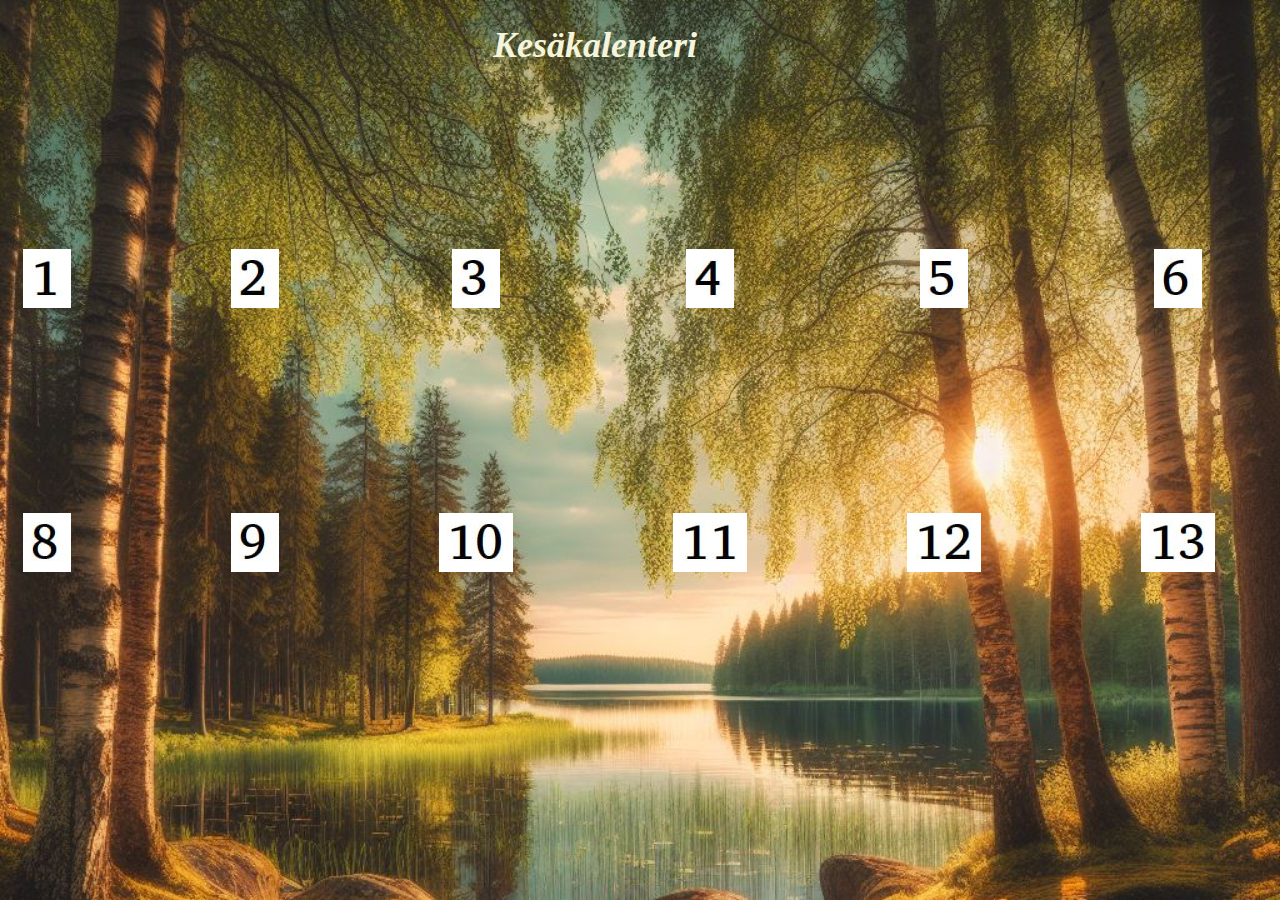
<file: index.html>
<!DOCTYPE html>
<html lang="en">
<head>
  <meta charset="UTF-8">
  <meta name="viewport" content="width=device-width, initial-scale=1.0">
  <link rel="stylesheet" href="tyyli.css">
  <title>Kesäkalenteri</title>
</head>
<header> <h1>Kesäkalenteri</h1></header>
<body>
<br>
<br>
<br>
<br>
<br>
<br>
<br>
<br>
<div class="kalenteri">
  <nav class="kuva1"> 
    <a id="luukku1" href="luukku1.html">
      <img src="luukku1.jpg" alt="Luukku 1">
    </a>
  </nav>
  <script>
    
    var today = new Date();
    var day = today.getDate();
    var month = today.getMonth() + 1; 

    
    if (day !== 8 || month !== 5) {
        var linkki = document.getElementById("luukku1");
        linkki.addEventListener("click", function(event) {
            event.preventDefault();
            alert("Luukkua ei voi avata tänään.");
        });
    }
</script>

  <nav class="kuva2"> 
    <a id="luukku2" href="luukku2.html">
      <img src="luukku2.jpg" alt="Luukku 2">
    </a>
  </nav>
  <script>
    
    var today = new Date();
    var day = today.getDate();
    var month = today.getMonth() + 1; 

   
    if (day !== 8 || month !== 5) {
        var linkki = document.getElementById("luukku2");
        linkki.addEventListener("click", function(event) {
            event.preventDefault();
            alert("Luukkua ei voi avata tänään.");
        });
    }
</script>

  <nav class="kuva3"> 
    <a id="luukku3" href="luukku3.html">
      <img src="luukku3.jpg" alt="Luukku 3">
    </a>
  </nav>
  <script>
    
    var today = new Date();
    var day = today.getDate();
    var month = today.getMonth() + 1; 

    
    if (day !== 3 || month !== 6) {
        var linkki = document.getElementById("luukku3");
        linkki.addEventListener("click", function(event) {
            event.preventDefault();
            alert("Luukkua ei voi avata tänään.");
        });
    }
</script>

  <nav class="kuva4"> 
    <a id="luukku4" href="luukku4.html">
      <img src="luukku4.jpg" alt="Luukku 4">
    </a>
  </nav>
  <script>
    
    var today = new Date();
    var day = today.getDate();
    var month = today.getMonth() + 1; 

    
    if (day !== 10 || month !== 6) {
        var linkki = document.getElementById("luukku4");
        linkki.addEventListener("click", function(event) {
            event.preventDefault();
            alert("Luukkua ei voi avata tänään.");
        });
    }
</script>

  <nav class="kuva5"> 
    <a id="luukku5" href="luukku5.html">
      <img src="luukku5.jpg" alt="Luukku 5">
    </a>
  </nav>
  <script>
    
    var today = new Date();
    var day = today.getDate();
    var month = today.getMonth() + 1; 

    
    if (day !== 17 || month !== 6) {
        var linkki = document.getElementById("luukku5");
        linkki.addEventListener("click", function(event) {
            event.preventDefault();
            alert("Luukkua ei voi avata tänään.");
        });
    }
</script>

  <nav class="kuva6"> 
    <a id="luukku6" href="luukku6.html">
      <img src="luukku6.jpg" alt="Luukku 6">
    </a>
  </nav>
  <script>
    
    var today = new Date();
    var day = today.getDate();
    var month = today.getMonth() + 1; 

    
    if (day !== 24 || month !== 6) {
        var linkki = document.getElementById("luukku6");
        linkki.addEventListener("click", function(event) {
            event.preventDefault();
            alert("Luukkua ei voi avata tänään.");
        });
    }
</script>

  <nav class="kuva7"> 
    <a id="luukku7" href="luukku7.html">
      <img src="luukku7.jpg" alt="Luukku 7">
    </a>
  </nav>
  <script>
    
    var today = new Date();
    var day = today.getDate();
    var month = today.getMonth() + 1;

    
    if (day !== 1 || month !== 7) {
        var linkki = document.getElementById("luukku7");
        linkki.addEventListener("click", function(event) {
            event.preventDefault();
            alert("Luukkua ei voi avata tänään.");
        });
    }
</script>

  <nav class="kuva8"> 
    <a id="luukku8" href="luukku8.html">
      <img src="luukku8.jpg" alt="Luukku 8">
    </a>
  </nav>
  <script>
   
    var today = new Date();
    var day = today.getDate();
    var month = today.getMonth() + 1; 

    
    if (day !== 8 || month !== 7) {
        var linkki = document.getElementById("luukku8");
        linkki.addEventListener("click", function(event) {
            event.preventDefault();
            alert("Luukkua ei voi avata tänään.");
        });
    }
</script>
  

  <nav class="kuva9"> 
    <a id="luukku9" href="luukku9.html">
      <img src="luukku9.jpg" alt="Luukku 9">
    </a>
  </nav>
  <script>
    
    var today = new Date();
    var day = today.getDate();
    var month = today.getMonth() + 1; 

    
    if (day !== 15 || month !== 7) {
        var linkki = document.getElementById("luukku9");
        linkki.addEventListener("click", function(event) {
            event.preventDefault();
            alert("Luukkua ei voi avata tänään.");
        });
    }
</script>

  <nav class="kuva10"> 
    <a id="luukku10" href="luukku10.html">
      <img src="luukku10.jpg" alt="Luukku 10">
    </a>
  </nav>
  <script>
    
    var today = new Date();
    var day = today.getDate();
    var month = today.getMonth() + 1; 

    
    if (day !== 22 || month !== 7) {
        var linkki = document.getElementById("luukku10");
        linkki.addEventListener("click", function(event) {
            event.preventDefault();
            alert("Luukkua ei voi avata tänään.");
        });
    }
</script>

  <nav class="kuva11"> 
    <a id="luukku11" href="luukku11.html">
      <img src="luukku11.jpg" alt="Luukku 11">
    </a>
  </nav>
  <script>
    
    var today = new Date();
    var day = today.getDate();
    var month = today.getMonth() + 1; 

    
    if (day !== 29 || month !== 7) {
        var linkki = document.getElementById("luukku11");
        linkki.addEventListener("click", function(event) {
            event.preventDefault();
            alert("Luukkua ei voi avata tänään.");
        });
    }
</script>

  <nav class="kuva12"> 
    <a id="luukku12" href="luukku12.html">
      <img src="luukku12.jpg" alt="Luukku 12">
    </a>
  </nav>
  <script>
    
    var today = new Date();
    var day = today.getDate();
    var month = today.getMonth() + 1; 

   
    if (day !== 5 || month !== 8) {
        var linkki = document.getElementById("luukku12");
        linkki.addEventListener("click", function(event) {
            event.preventDefault();
            alert("Luukkua ei voi avata tänään.");
        });
    }
</script>

  <nav class="kuva13"> 
    <a id="luukku13" href="luukku13.html">
      <img src="luukku13.jpg" alt="Luukku 13">
    </a>
  </nav>
  <script>
    
    var today = new Date();
    var day = today.getDate();
    var month = today.getMonth() + 1; 

    
    if (day !== 12 || month !== 8) {
        var linkki = document.getElementById("luukku13");
        linkki.addEventListener("click", function(event) {
            event.preventDefault();
            alert("Luukkua ei voi avata tänään.");
        });
    }
</script>
</div>


</body>
</html>
</file>
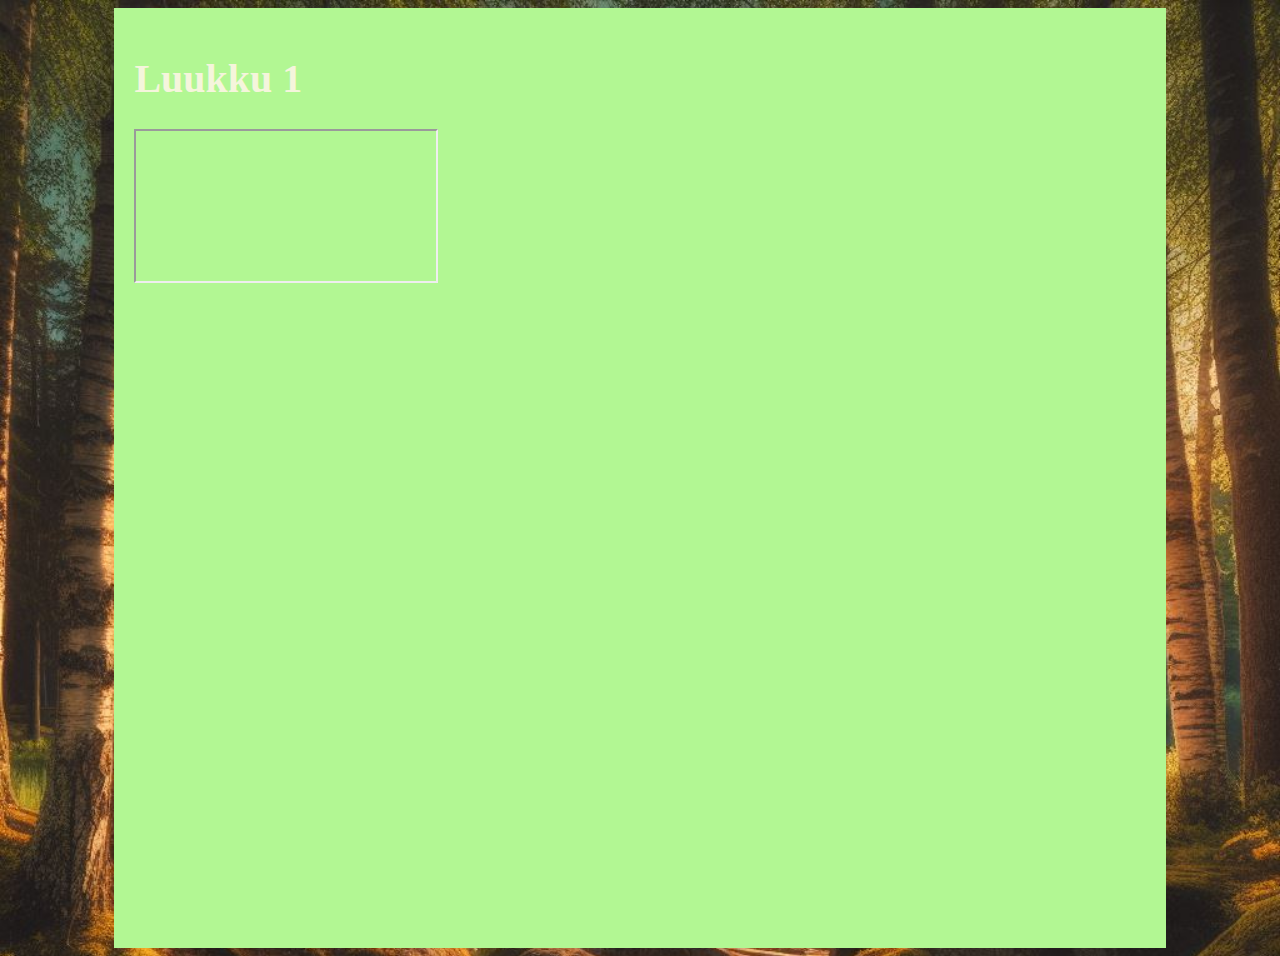
<file: luukku1.html>
<!DOCTYPE html>
<html lang="en">
<head>
    <meta charset="UTF-8">
    <meta name="viewport" content="width=device-width, initial-scale=1.0">
    <link rel="stylesheet" href="tyyli.css">
    <title>Luukku 1</title>
</head>
<body>
    <div class="luukku1">
        <h1>Luukku 1</h1>
        <iframe src="https://tapahtumat.hel.fi/fi/tapahtumat/helsinki:aghnfosvxq?returnPath=%2Fhaku%3Fend%3D2024-08-13%26eventId%3Dhelsinki%3Aaghnfosvxq%26sort%3D-last_modified_time%26start%3D2024-05-20
        "></iframe>
    </div>




    </div>

    
    
</body>
</html>
</file>
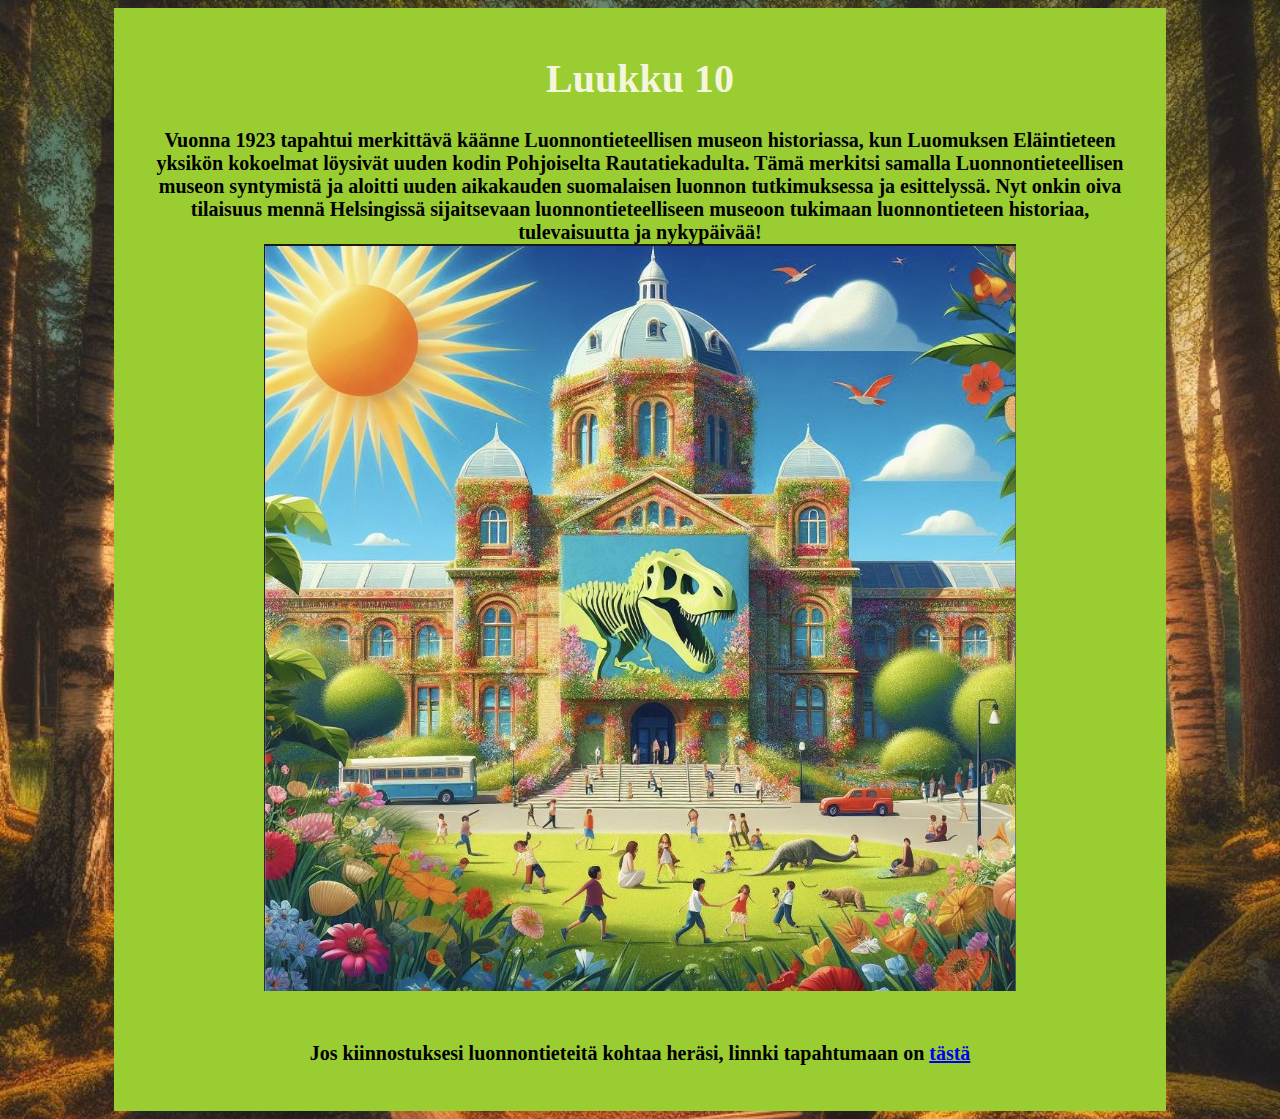
<file: luukku10.html>
<!DOCTYPE html>
<html lang="en">
<head>
    <meta charset="UTF-8">
    <meta name="viewport" content="width=device-width, initial-scale=1.0">
    <link rel="stylesheet" href="tyyli.css">
    <title>Luukku 10</title>
</head>
<body>

    <div class="luukku10">
<h1>Luukku 10</h1>

<h4>
    Vuonna 1923 tapahtui merkittävä käänne Luonnontieteellisen museon historiassa, kun Luomuksen Eläintieteen yksikön kokoelmat löysivät uuden kodin Pohjoiselta Rautatiekadulta. Tämä merkitsi samalla Luonnontieteellisen museon syntymistä ja aloitti uuden aikakauden suomalaisen luonnon tutkimuksessa ja esittelyssä. Nyt onkin oiva tilaisuus mennä Helsingissä sijaitsevaan luonnontieteelliseen museoon tukimaan luonnontieteen historiaa, tulevaisuutta ja nykypäivää!
    <br>
    <img src="luonnontieteellinenmuseo.jpg" alt="kuva museosta">
    <br><br><br>

Jos kiinnostuksesi luonnontieteitä kohtaa heräsi, linnki tapahtumaan on <a href="https://tapahtumat.hel.fi/fi/tapahtumat/helsinki:agervypo5u?returnPath=%2Fhaku%3Fcategories%3Dmovie%2Cculture%2Cnature%2Cmuseum%2Cmusic%26end%3D2024-07-01%26eventId%3Dhelsinki%3Aagervypo5u%26start%3D2024-06-24">tästä</a>
</h4>


    </div>
    
</body>
</html>
</file>
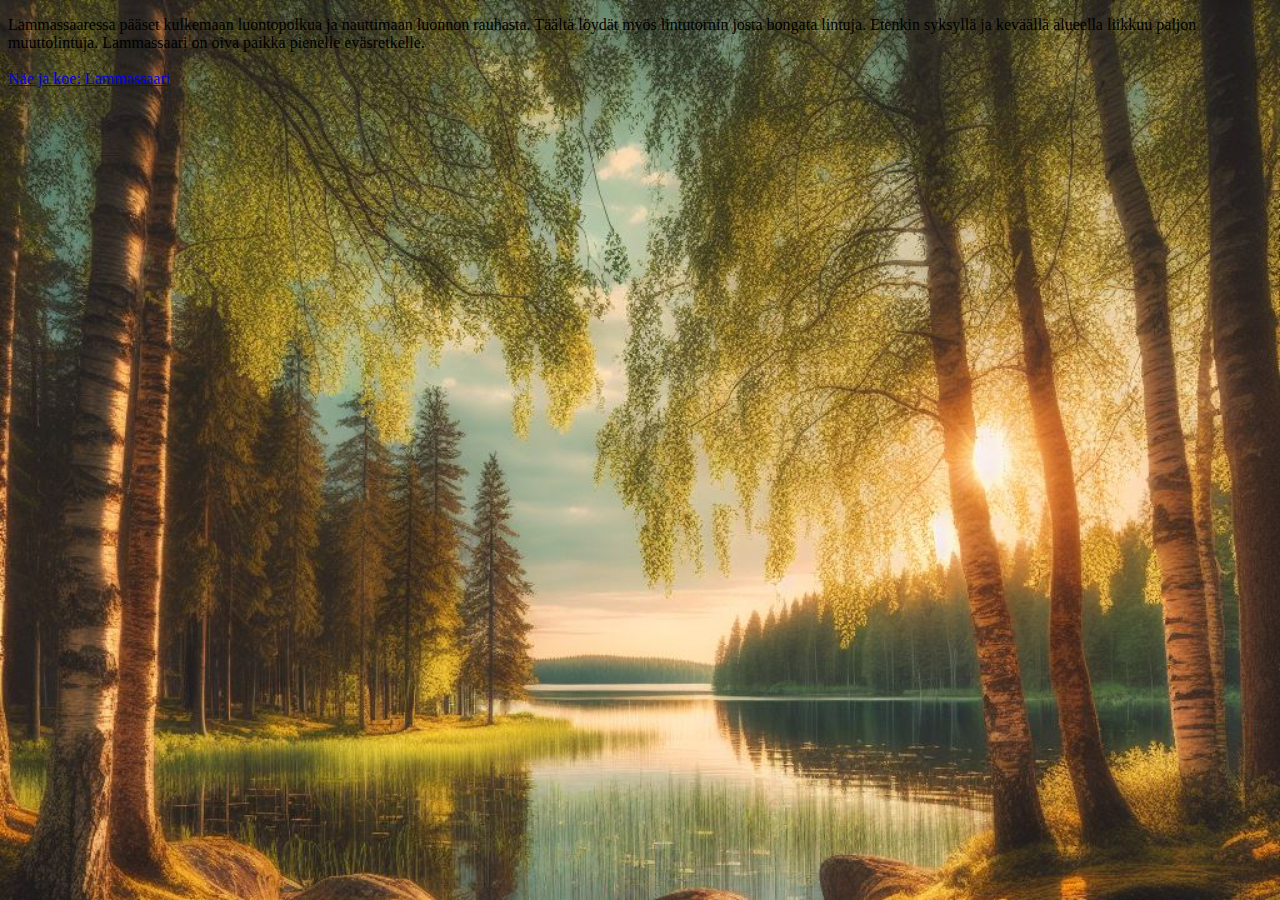
<file: luukku11.html>
<!DOCTYPE html>
<html lang="en">
<head>
    <meta charset="UTF-8">
    <meta name="viewport" content="width=device-width, initial-scale=1.0">
    <link rel="stylesheet" href="tyyli.css">
  <title>Lammassaari</title>

</head>
<body>
  <div class="luukku11">
    <p>Lammassaaressa pääset kulkemaan luontopolkua ja nauttimaan luonnon rauhasta. Täältä löydät myös lintutornin josta bongata lintuja. Etenkin
    syksyllä ja keväällä alueella liikkuu paljon muuttolintuja. Lammassaari on oiva paikka pienelle eväsretkelle. 
    <br><br><a href="https://www.myhelsinki.fi/fi/n%C3%A4e-ja-koe/luonto/lammassaari">Näe ja koe: Lammassaari</a>
  </p>
<iframe 
src="https://www.google.com/maps/embed?pb=!1m18!1m12!1m3!1d7928.55504427605!2d24.98638766955013!3d60.21153474918902!2m3!1f0!2f0!3f0!3m2!1i1024!2i768!4f13.1!3m3!1m2!1s0x4692090f70a7ced3%3A0xd01378ecc703b075!2sLammassaari!5e0!3m2!1sfi!2sfi!4v1715085003650!5m2!1sfi!2sfi"
width="600" 
height="450" 
style="border:0;" 
allowfullscreen="" 
loading="lazy" 
referrerpolicy="no-referrer-when-downgrade">
</iframe>
</div>  
</body>
</html>
</file>
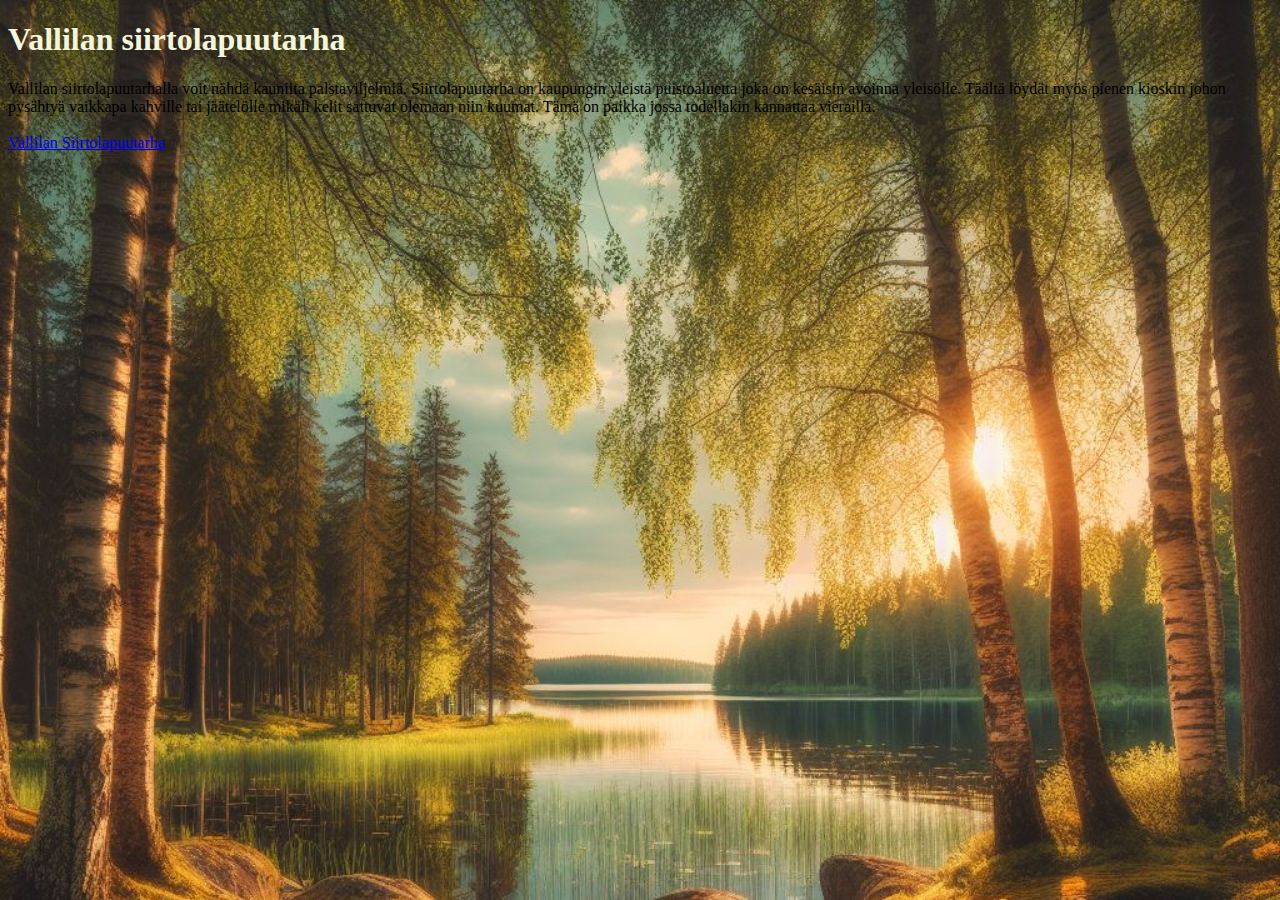
<file: luukku12.html>
<!DOCTYPE html>
<html lang="en">
<head>
    <meta charset="UTF-8">
    <meta name="viewport" content="width=device-width, initial-scale=1.0">
    <link rel="stylesheet" href="tyyli.css">
  <title>Vallilan siirtolapuutarha</title>

</head>
<body>
  <div class="luukku12">
    <h1>Vallilan siirtolapuutarha</h1>
    <p>Vallilan siirtolapuutarhalla voit nähdä kauniita palstaviljelmiä. Siirtolapuutarha on kaupungin yleistä puistoaluetta
      joka on kesäisin avoinna yleisölle. Täältä löydät myös pienen kioskin johon pysähtyä vaikkapa kahville tai jäätelölle mikäli kelit sattuvat olemaan niin kuumat.
    Tämä on paikka jossa todellakin kannattaa vierailla. <br><br> <a href="www.vallilanspy.fi">Vallilan Siirtolapuutarha</a> </p>
  <iframe 
src="https://www.google.com/maps/embed?pb=!1m18!1m12!1m3!1d3965.658724642763!2d24.955624312413548!3d60.2001067749436!2m3!1f0!2f0!3f0!3m2!1i1024!2i768!4f13.1!3m3!1m2!1s0x4692099c04c0d3d3%3A0xc4a4ef434455d8b3!2sVallilan%20siirtolapuutarha!5e0!3m2!1sfi!2sfi!4v1715084838559!5m2!1sfi!2sfi" 
width="600" 
height="450" 
style="border:0;" 
allowfullscreen="" 
loading="lazy" 
referrerpolicy="no-referrer-when-downgrade">
</iframe>
    </div>
</body>
</html>
</file>
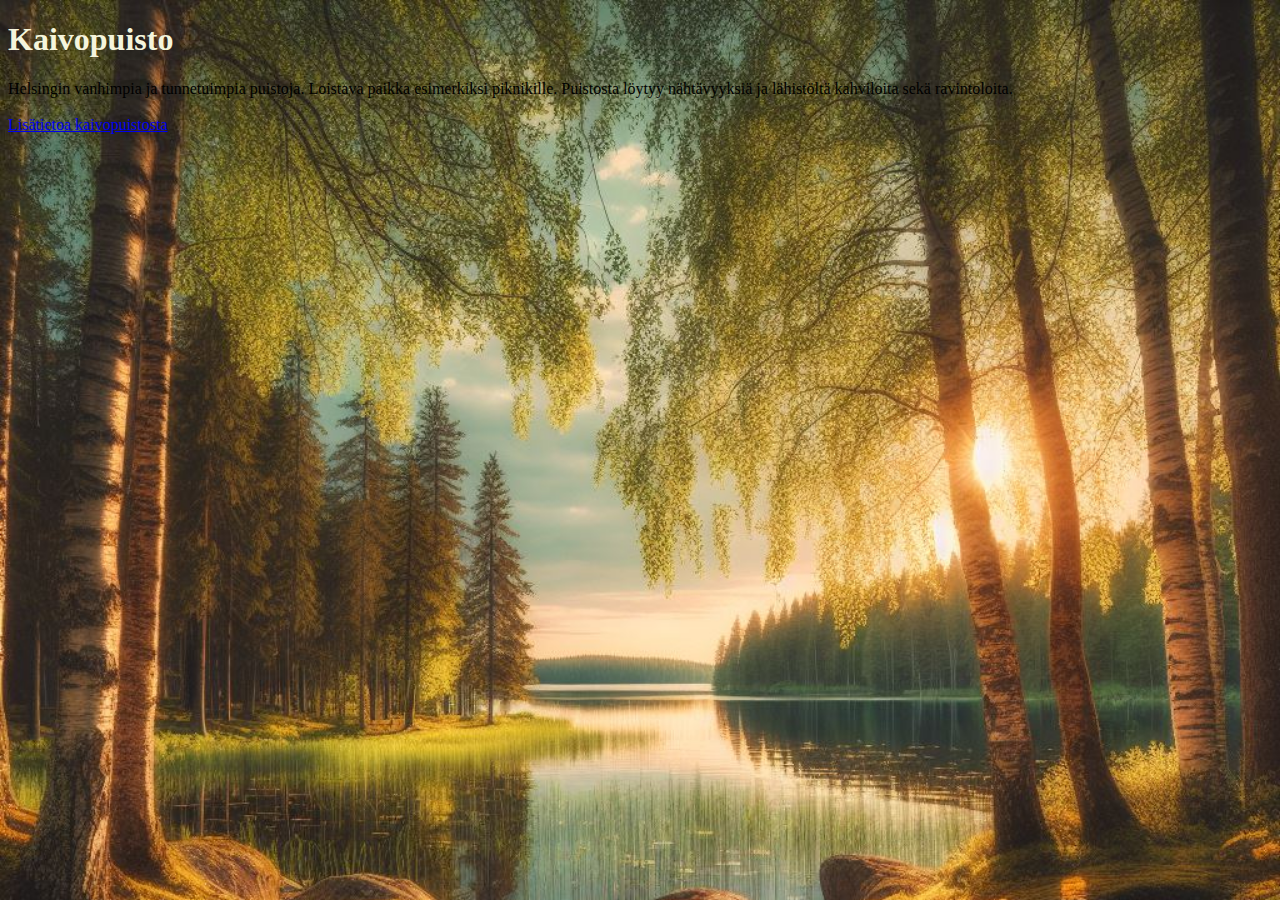
<file: luukku13.html>
<!DOCTYPE html>
<html lang="en">
<head>
    <meta charset="UTF-8">
    <meta name="viewport" content="width=device-width, initial-scale=1.0">
    <link rel="stylesheet" href="tyyli.css">
  <title>Kaivopuisto</title>
</head>
<body>
  <div class="luukku13">
    <h1>Kaivopuisto</h1>
  <p>Helsingin vanhimpia ja tunnetuimpia puistoja. Loistava paikka esimerkiksi piknikille.
    Puistosta löytyy nähtävyyksiä ja lähistöltä kahviloita sekä ravintoloita. <br><br><a href="https://www.myhelsinki.fi/fi/n%C3%A4e-ja-koe-naapurustot/ullanlinna-eira-ja-kaivopuisto/kaivopuisto">Lisätietoa kaivopuistosta</a>
  </p> 
  <iframe
  src="https://www.google.com/maps/embed?pb=!1m18!1m12!1m3!1d5085.993332818627!2d24.952227333485627!3d60.15796724923462!2m3!1f0!2f0!3f0!3m2!1i1024!2i768!4f13.1!3m3!1m2!1s0x46920bbf2fcd0f33%3A0xe1911187b92bb087!2sKaivopuisto!5e0!3m2!1sfi!2sfi!4v1715084452481!5m2!1sfi!2sfi"
   width="600"
    height="450"
     style="border:0;"
      allowfullscreen="" 
      loading="lazy" referrerpolicy="no-referrer-when-downgrade">
</iframe>   
</div>
</body>
</html>
</file>
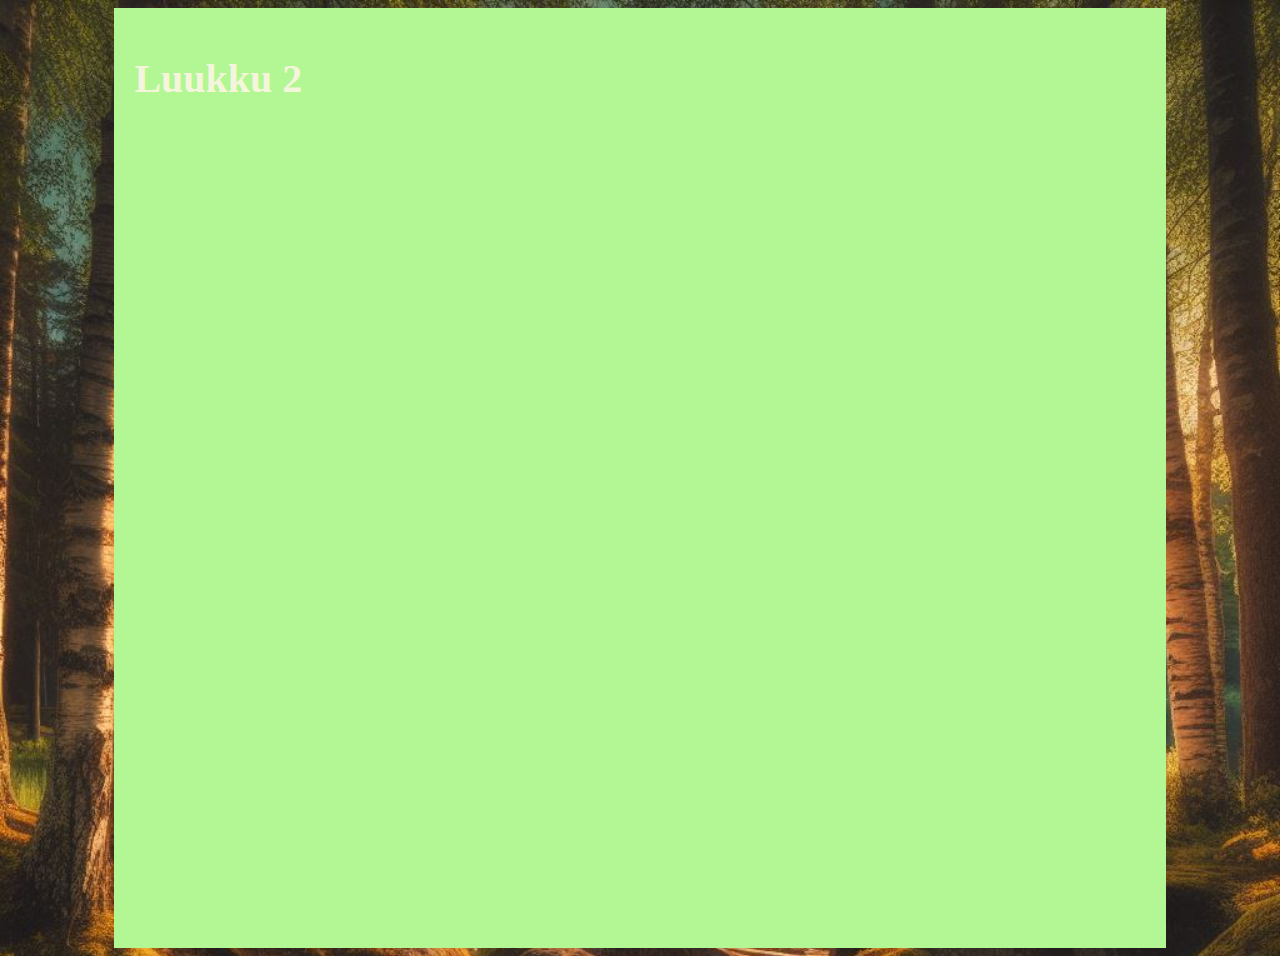
<file: luukku2.html>
<!DOCTYPE html>
<html lang="en">
<head>
    <meta charset="UTF-8">
    <meta name="viewport" content="width=device-width, initial-scale=1.0">
    <link rel="stylesheet" href="tyyli.css">
    <title>Luukku 2</title>
</head>
<body>
   

 <div class="luukku2">
    <h1>Luukku 2</h1>



    </div>





    
    
</body>
</html>
</file>
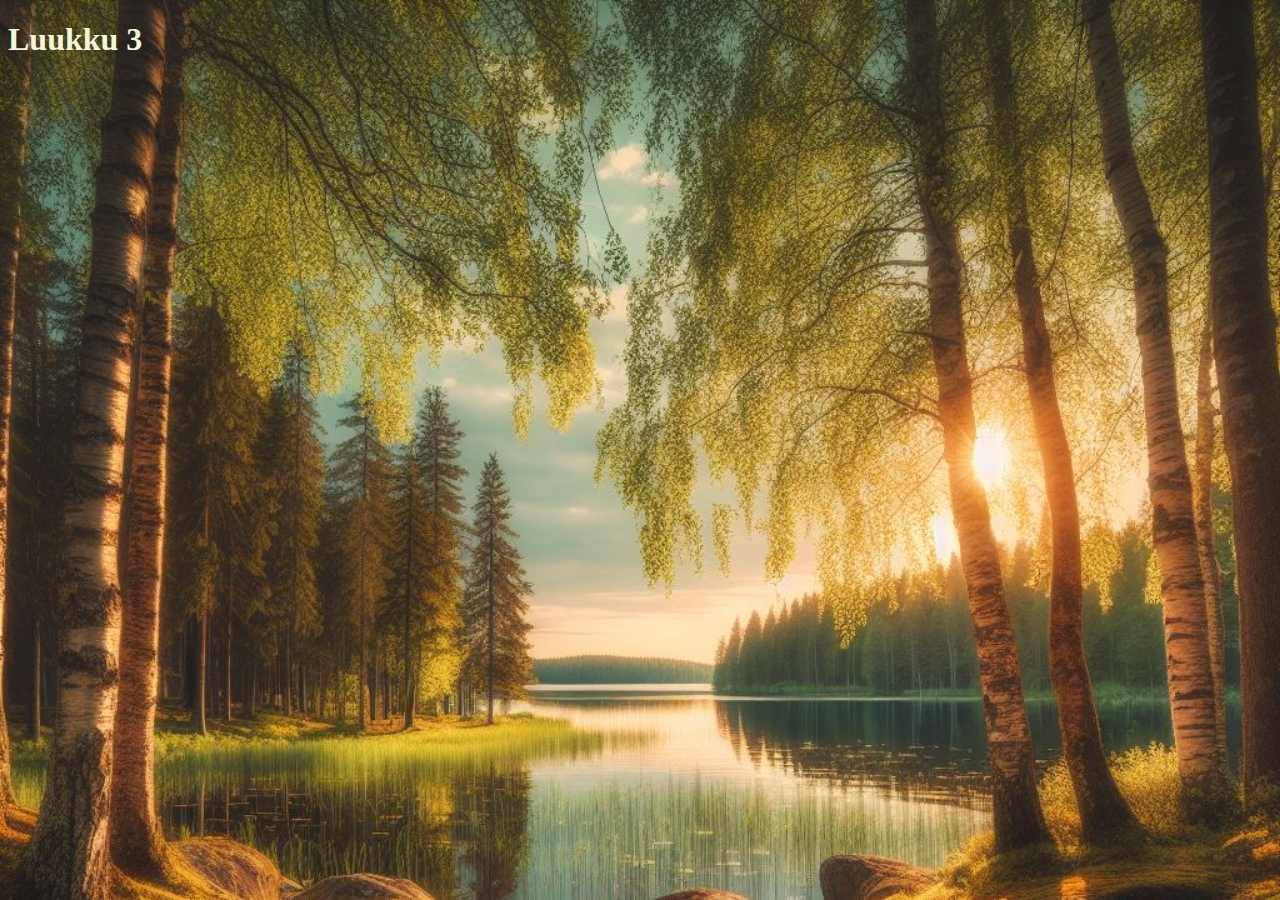
<file: luukku3.html>
<!DOCTYPE html>
<html lang="en">
<head>
    <meta charset="UTF-8">
    <meta name="viewport" content="width=device-width, initial-scale=1.0">
    <link rel="stylesheet" href="tyyli.css">
    <title>Luukku 3</title>
</head>
<body>

    <div id="luukku3">
<h1>Luukku 3</h1>



    </div>
    
</body>
</html>
</file>
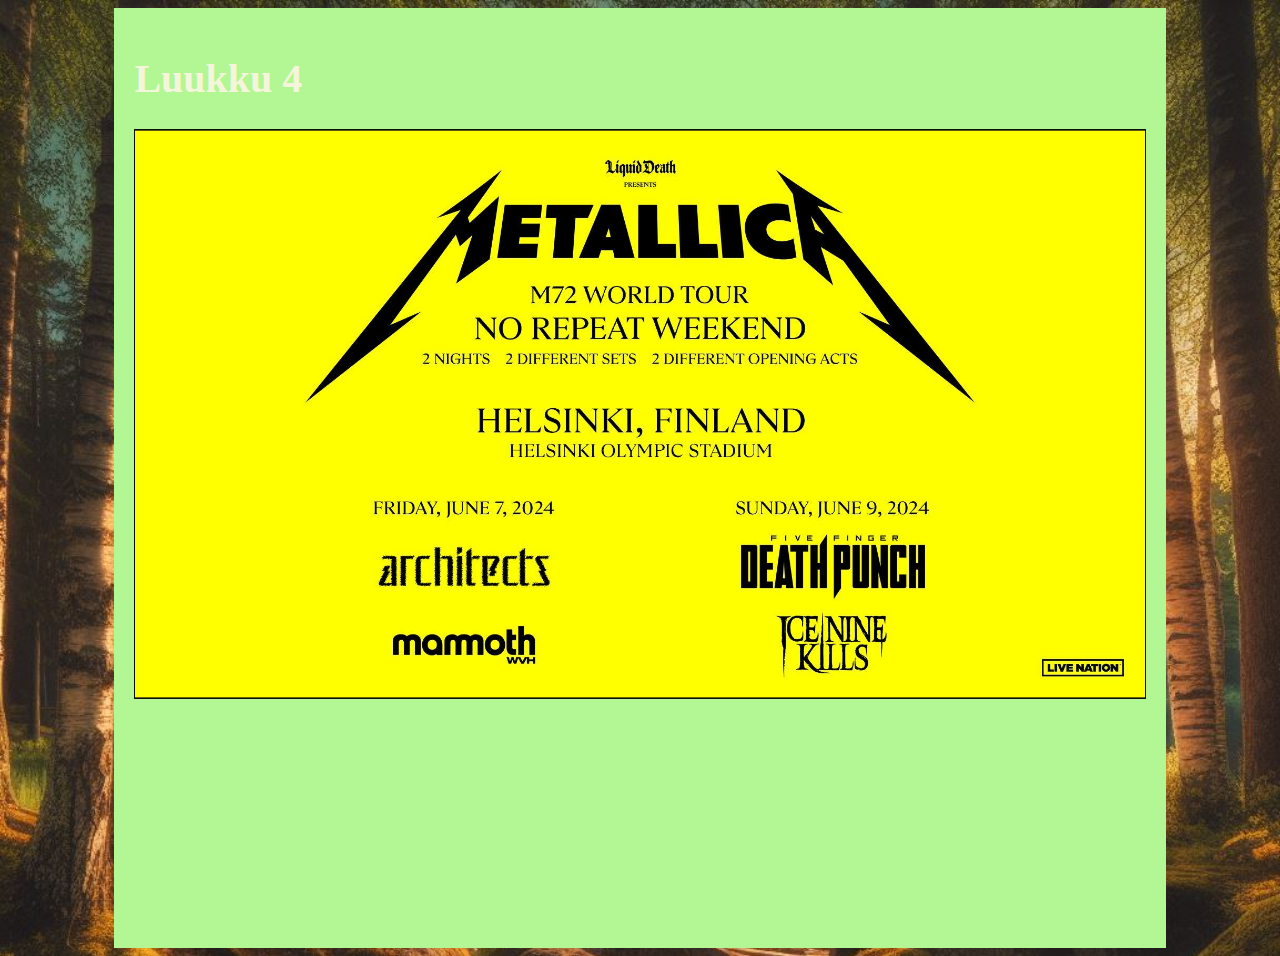
<file: luukku4.html>
<!DOCTYPE html>
<html lang="en">
<head>
    <meta charset="UTF-8">
    <meta name="viewport" content="width=device-width, initial-scale=1.0">
    <link rel="stylesheet" href="tyyli.css">
    <title>Luukku 4</title>
</head>
<body>

    <div class="luukku4">
<h1>Luukku 4</h1>
<img src="vko 23 tapahtuma.png" alt="Description of the image">



    </div>
    
</body>
</html>
</file>
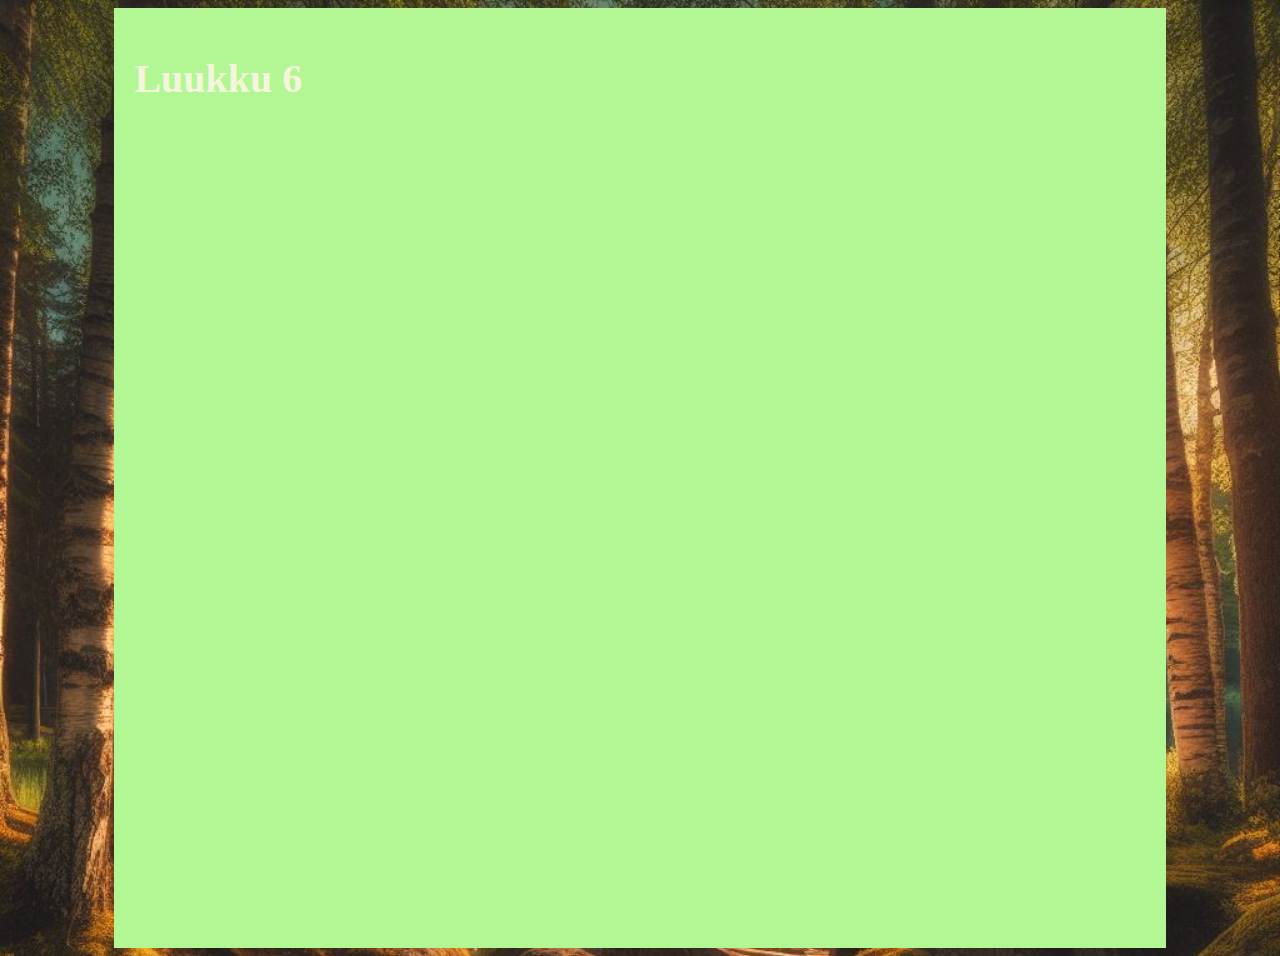
<file: luukku6.html>
<!DOCTYPE html>
<html lang="en">
<head>
    <meta charset="UTF-8">
    <meta name="viewport" content="width=device-width, initial-scale=1.0">
    <link rel="stylesheet" href="tyyli.css">
    <title>Luukku 6</title>
</head>
<body>

    <div class="luukku3">
<h1>Luukku 6</h1>



    </div>
    
</body>
</html>
</file>
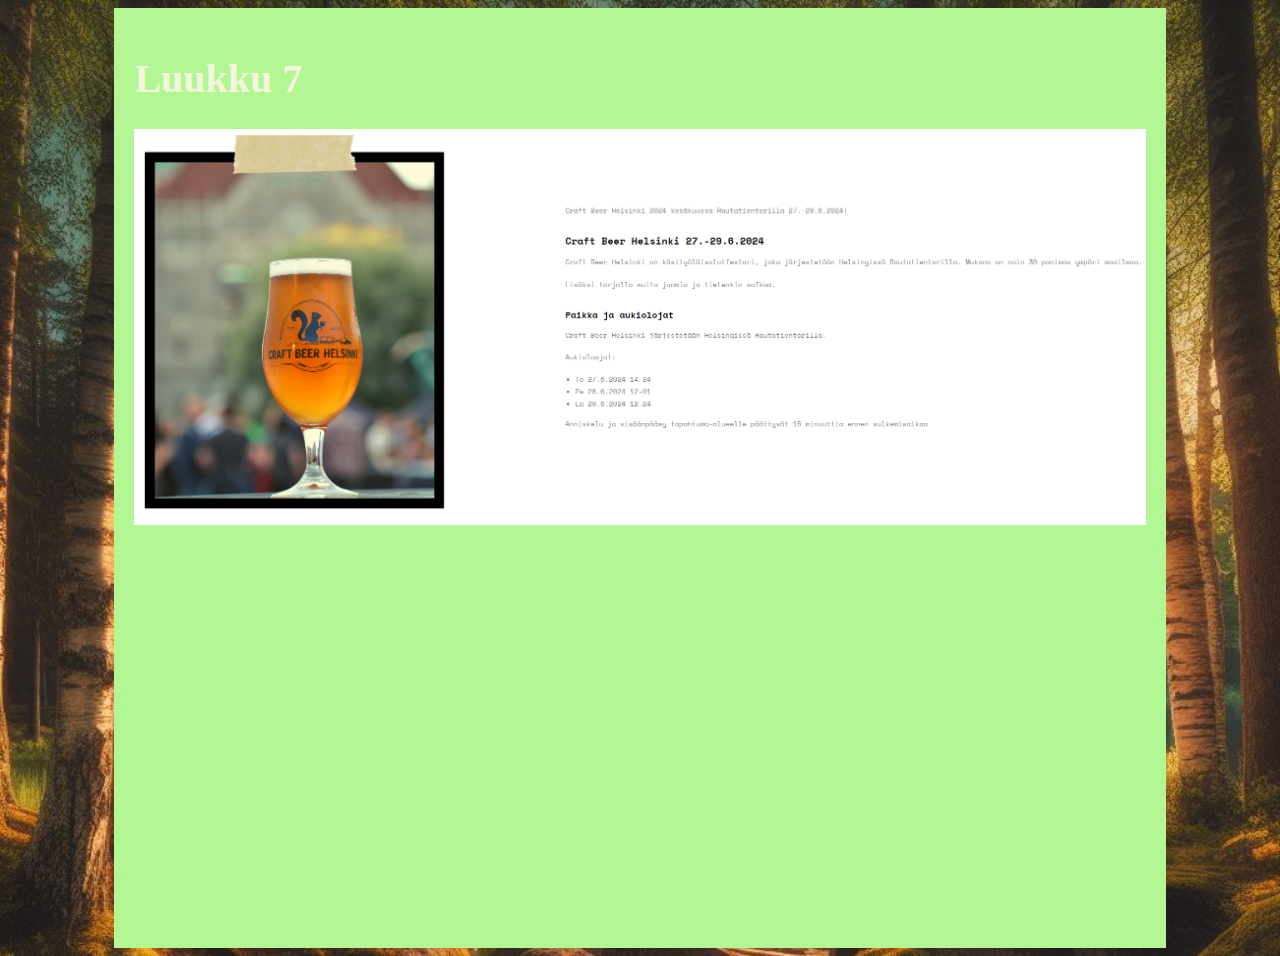
<file: luukku7.html>
<!DOCTYPE html>
<html lang="en">
<head>
    <meta charset="UTF-8">
    <meta name="viewport" content="width=device-width, initial-scale=1.0">
    <link rel="stylesheet" href="tyyli.css">
    <title>Luukku 7</title>
</head>
<body>

    <div class="luukku7">
<h1>Luukku 7</h1>
<img src="vko 26 tapahtuma.png" alt="Craft Beer Helsinki 2024 kesäkuussa Rautatientorilla 27.-29.6.2024">


    </div>
    
</body>
</html>
</file>
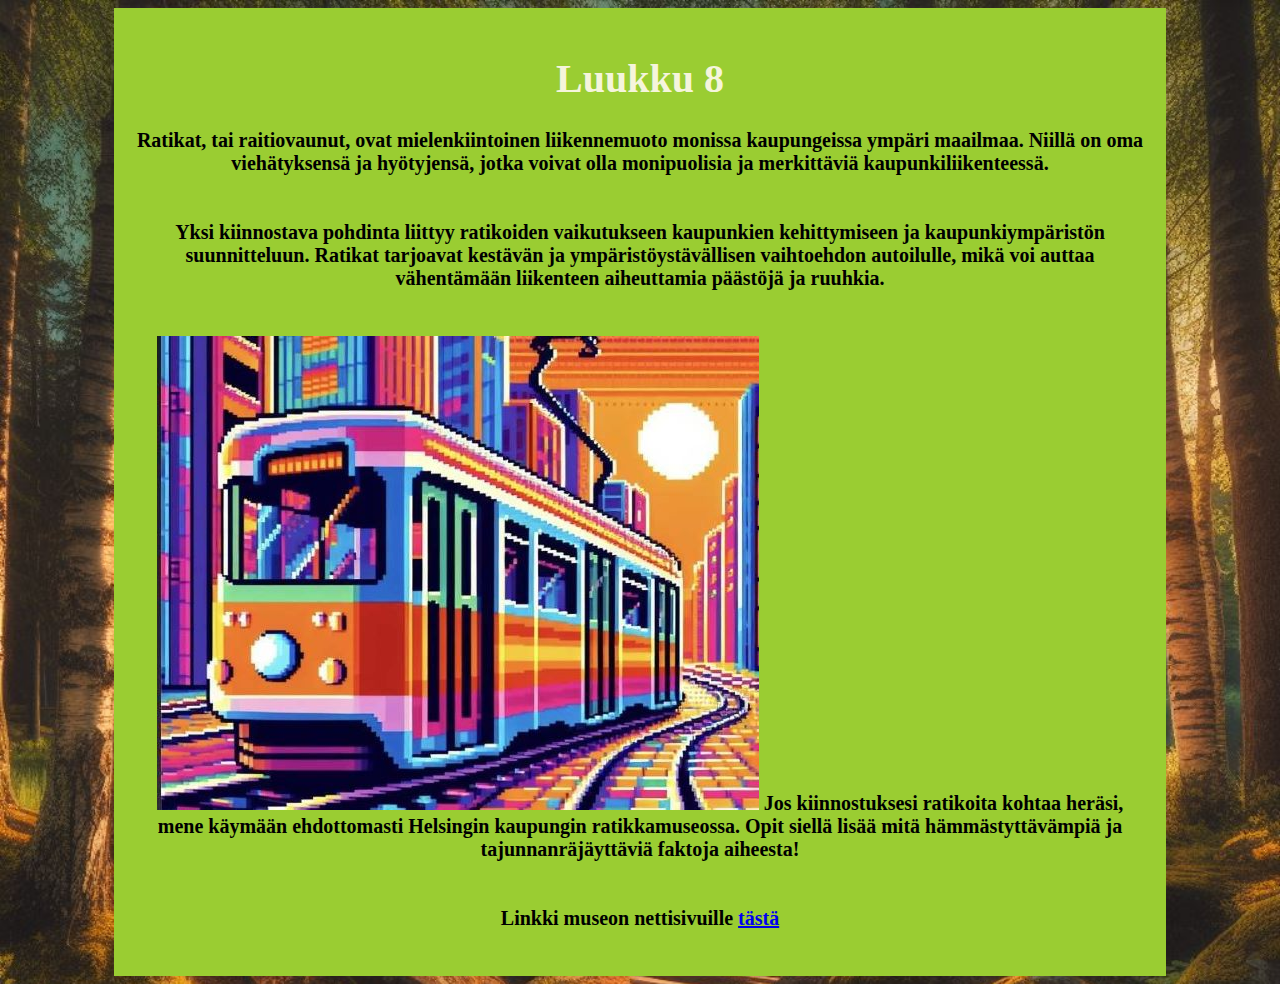
<file: luukku8.html>
<!DOCTYPE html>
<html lang="en">
<head>
    <meta charset="UTF-8">
    <meta name="viewport" content="width=device-width, initial-scale=1.0">
    <link rel="stylesheet" href="tyyli.css">
    <title>Luukku 8</title>
</head>
<body>

    <div class="luukku8">
<h1>Luukku 8</h1>

<h4>
    Ratikat, tai raitiovaunut, ovat mielenkiintoinen liikennemuoto monissa kaupungeissa ympäri maailmaa. Niillä on oma viehätyksensä ja hyötyjensä, jotka voivat olla monipuolisia ja merkittäviä kaupunkiliikenteessä. <br> <br> <br>
    Yksi kiinnostava pohdinta liittyy ratikoiden vaikutukseen kaupunkien kehittymiseen ja kaupunkiympäristön suunnitteluun. Ratikat tarjoavat kestävän ja ympäristöystävällisen vaihtoehdon autoilulle, mikä voi auttaa vähentämään liikenteen aiheuttamia päästöjä ja ruuhkia. <br> <br> <br>
    <img src="ratikka.jpg" alt="kuva ratikasta">
    Jos kiinnostuksesi ratikoita kohtaa heräsi, mene käymään ehdottomasti Helsingin kaupungin ratikkamuseossa. Opit siellä lisää mitä hämmästyttävämpiä ja tajunnanräjäyttäviä faktoja aiheesta!
    <br> <br> <br>
    Linkki museon nettisivuille <a href="https://tapahtumat.hel.fi/fi/tapahtumat/helsinki:agb5a5ywra?returnPath=%2Fhaku%3Fcategories%3Dmovie%2Cculture%2Cnature%2Cmuseum%2Cmusic%26end%3D2024-07-29%26eventId%3Dhelsinki%3Aagb5a5ywra%26start%3D2024-07-22">tästä</a>
</h4>


    </div>
    
</body>
</html>
</file>
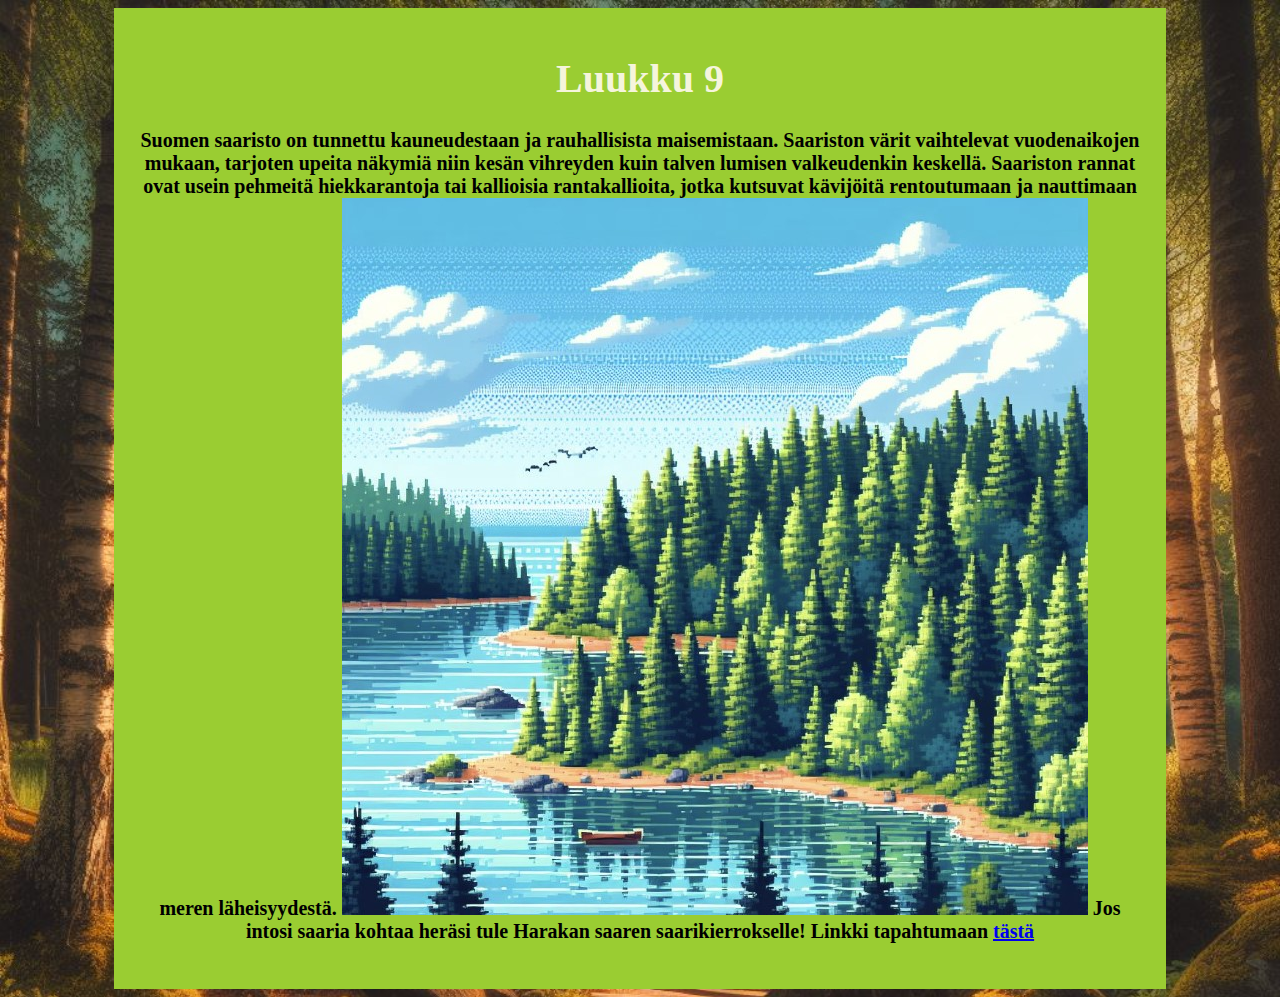
<file: luukku9.html>
<!DOCTYPE html>
<html lang="en">
<head>
    <meta charset="UTF-8">
    <meta name="viewport" content="width=device-width, initial-scale=1.0">
    <link rel="stylesheet" href="tyyli.css">
    <title>Luukku 9</title>
</head>
<body>

    <div class="luukku9">
<h1>Luukku 9</h1>

<h4>
    Suomen saaristo on tunnettu kauneudestaan ja rauhallisista maisemistaan. Saariston värit vaihtelevat vuodenaikojen mukaan, tarjoten upeita näkymiä niin kesän vihreyden kuin talven lumisen valkeudenkin keskellä. Saariston rannat ovat usein pehmeitä hiekkarantoja tai kallioisia rantakallioita, jotka kutsuvat kävijöitä rentoutumaan ja nauttimaan meren läheisyydestä.
    <img src="saari.jpg" alt="kuva saaresta">
    Jos intosi saaria kohtaa heräsi tule Harakan saaren saarikierrokselle! Linkki tapahtumaan <a href="https://tapahtumat.hel.fi/fi/tapahtumat/helsinki:aghonezine?returnPath=%2Fhaku%3Fend%3D2024-08-13%26eventId%3Dhelsinki%3Aaghonezine%26sort%3D-last_modified_time%26start%3D2024-05-20">tästä</a>
</h4>

    </div>
    
</body>
</html>
</file>
<file: tyyli.css>
header { 
    text-align: center; 
    font-style: italic; 
    font-size: large; 
    margin-right: 90px;  
  } 
  
   
      h1 { 
          color: beige; 
      } 
       
      body {background-image:url(taustakuva.jpg); 
          background-size: cover;  
          background-repeat: no-repeat; 
      } 
      .kalenteri {  
         
        padding: 10px;  
        margin: 5px;  
        width: 150px;  
        height: 100px;  
        display: inline-block;  
        text-align: center;  
        vertical-align: middle;  
        line-height: 100px;  
    }   
    .kalenteri { 
      text-align: center;  
      display: grid;  
      grid-template-columns: repeat(7, 1fr); /* 3 columns */  
      gap: 160px; /* Gap between slots */  
  }


  .luukku1 { background-color: rgb(178, 247, 147);
    font-family: 'Times New Roman', Times, serif;
    font-size: 20px;
    background-size: cover;
    margin: 0;
    padding: 0;
    background-position: left, right; 
    background-size: cover; 
    background-repeat: no-repeat;
    width: 80%;
    height: 100vh;
    margin: 0 auto;
    padding: 20px;


  }

  .luukku2 { background-color: rgb(178, 247, 147);
    font-family: 'Times New Roman', Times, serif;
    font-size: 20px;
    background-size: cover;
    margin: 0;
    padding: 0;
    background-position: left, right; 
    background-size: cover; 
    background-repeat: no-repeat;
    width: 80%;
    height: 100vh;
    margin: 0 auto;
    padding: 20px;
    

  }

  .luukku3 { background-color: rgb(178, 247, 147);
    font-family: 'Times New Roman', Times, serif;
    font-size: 20px;
    background-size: cover;
    margin: 0;
    padding: 0;
    background-position: left, right; 
    background-size: cover; 
    background-repeat: no-repeat;
    width: 80%;
    height: 100vh;
    margin: 0 auto;
    padding: 20px;

  }
.luukku4 { background-color: rgb(178, 247, 147);
  font-family: 'Times New Roman', Times, serif;
  font-size: 20px;
  color: black;
  background-size: cover;
  margin: 0;
  padding: 0;
  background-position: left, right; 
  background-size: cover; 
  background-repeat: no-repeat;
  width: 80%;
  height: 100vh;
  margin: 0 auto;
  padding: 20px;

}



.luukku4 img {
  max-width: 100%; /* Ensure image does not exceed container width */
  height: auto; /* Maintain aspect ratio */
}

.luukku5 { background-color: rgb(178, 247, 147);
  font-family: 'Times New Roman', Times, serif;
  font-size: 20px;
  color: black;
  background-size: cover;
  margin: 0;
  padding: 0;
  background-position: left, right; 
  background-size: cover; 
  background-repeat: no-repeat;
  width: 80%;
  height: 100vh;
  margin: 0 auto;
  padding: 20px;

}

.luukku5 img {
  max-width: 100%; /* Ensure image does not exceed container width */
  height: auto; /* Maintain aspect ratio */
}

.luukku6 { background-color: rgb(178, 247, 147);
  font-family: 'Times New Roman', Times, serif;
  font-size: 20px;
  color: black;
  background-size: cover;
  margin: 0;
  padding: 0;
  background-position: left, right; 
  background-size: cover; 
  background-repeat: no-repeat;
  width: 80%;
  height: 100vh;
  margin: 0 auto;
  padding: 20px;

}

.luukku6 img {
  max-width: 100%; /* Ensure image does not exceed container width */
  height: auto; /* Maintain aspect ratio */
}

.luukku7 { background-color: rgb(178, 247, 147);
  font-family: 'Times New Roman', Times, serif;
  font-size: 20px;
  color: black;
  background-size: cover;
  margin: 0;
  padding: 0;
  background-position: left, right; 
  background-size: cover; 
  background-repeat: no-repeat;
  width: 80%;
  height: 100vh;
  margin: 0 auto;
  padding: 20px;

}

.luukku7 img {
  max-width: 100%; /* Ensure image does not exceed container width */
  height: auto; /* Maintain aspect ratio */
}

.luukku8 { background-color: yellowgreen;
  font-family: 'Times New Roman', Times, serif;
  text-align: center;
  font-size: 20px;
  background-size: cover;
  margin: 0;
  padding: 0;
  background-position: left, right; 
  background-size: cover; 
  background-repeat: no-repeat;
  width: 80%;
  height: 100%;
  margin: 0 auto;
  padding: 20px;


}

.luukku9 { background-color: yellowgreen;
  font-family: 'Times New Roman', Times, serif;
  text-align: center;
  font-size: 20px;
  background-size: cover;
  margin: 0;
  padding: 0;
  background-position: left, right; 
  background-size: cover; 
  background-repeat: no-repeat;
  width: 80%;
  height: 100%;
  margin: 0 auto;
  padding: 20px;

}


.luukku10 { background-color: yellowgreen;
  font-family: 'Times New Roman', Times, serif;
  text-align: center;
  font-size: 20px;
  background-size: cover;
  margin: 0;
  padding: 0;
  background-position: left, right; 
  background-size: cover; 
  background-repeat: no-repeat;
  width: 80%;
  height: 100%;
  margin: 0 auto;
  padding: 20px;

}
</file>
